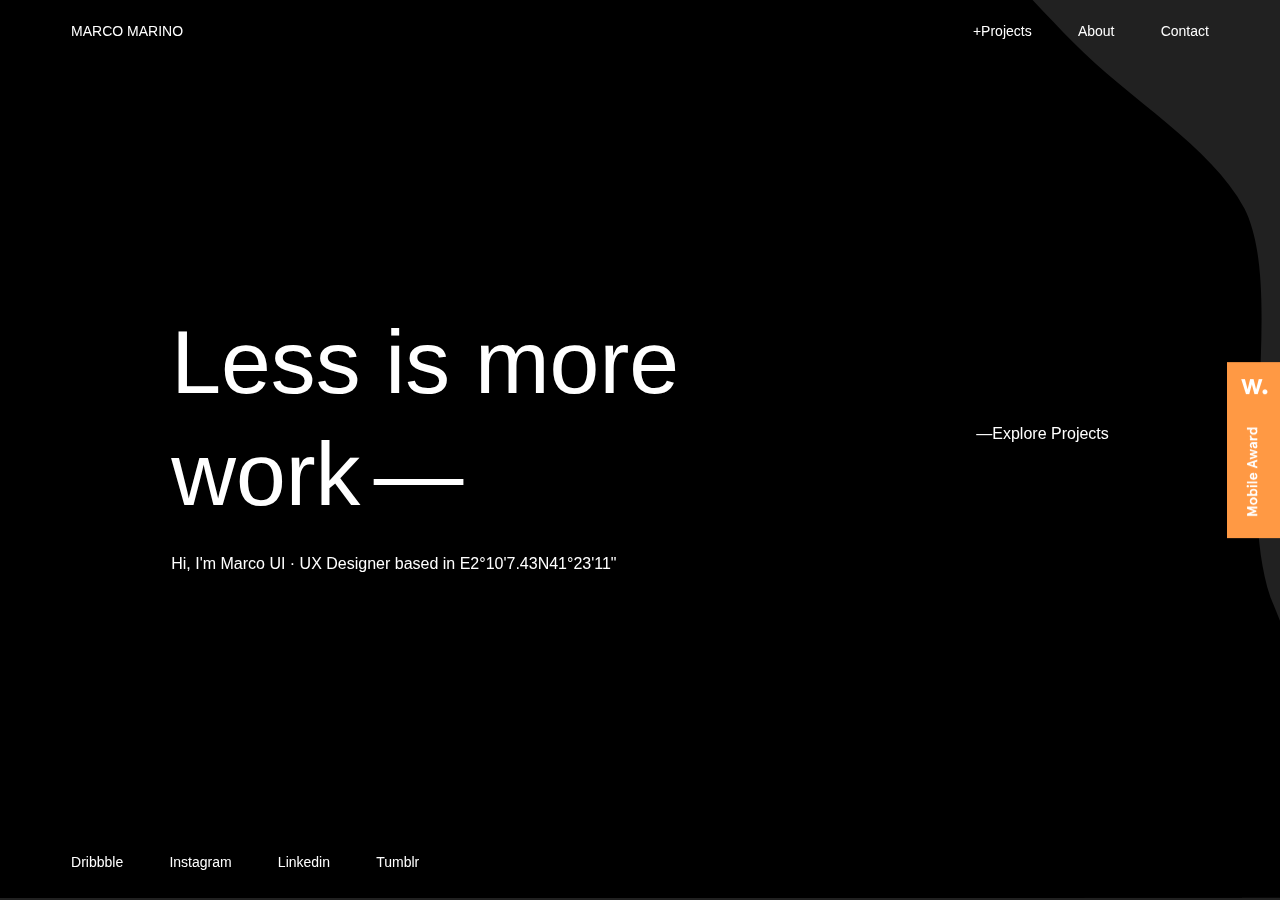
<file: index.html>
<!DOCTYPE html>
<html lang="en">
<head>
    <meta charset="UTF-8">
    <meta name="viewport" content="width=device-width, initial-scale=1.0">
    
    <!-- main styles -->
    <link rel="stylesheet" href="sass/template.min.css" />

    <title>Marco Marino | UI/UX Designer</title>
</head>
<body class="home">
    <header>
        <nav class="main-nav">
            <a href="#" class="site-title">Marco Marino</a>
            <a href="#">Contact</a>
            <a href="./html/about.html">About</a>
            <a href="./html/projects.html">+Projects</a>
        </nav>
    </header>

    <!-- vagues animees -->
    <div class="waves">
        <svg class="animated" width="100%" height="100vh" preserveAspectRatio="none" viewBox="0 0 1440 800" xmlns:pathdata="http://www.codrops.com/">
            <path d="M -84.52,-81.13 C -94.62,-73.4 -88.88,-59.55 -90.33,-48.91 -89.29,27.31 -89.61,103.5 -88.33,179.8 -85.99,416.1 -81.32,888.9 -81.32,888.9 -81.32,888.9 974.5,888.7 1587,891.9 1518.4772675870704,719.7749229771815 1487.2468625450363,643.8494138475278 1429.2468625450363,532.8494138475278 1388.2468625450363,437.54941384752783 1446.8601112244794,259.9369880432349 1399.851882472978,187 1361.8930262304843,131.87080860143098 1270.2139475390316,90.23327122086629 1207.27154879954,39.60424759144636 1161.3620650660534,2.632127837792825 1071.4032088235595,-74.52521078872108 1071.4032088235595,-74.52521078872108 1071.4032088235595,-74.52521078872108 914.5,-77.77 848.2,-80.17 537.6,-80.84 227,-81.38 -83.6,-81.6 -83.91,-81.44 -84.21,-81.29 -84.52,-81.13 Z" pathdata:id="M -84.52,-81.13 C -94.62,-73.4 -88.88,-59.55 -90.33,-48.91 -89.29,27.31 -89.61,103.5 -88.33,179.8 -85.99,416.1 -81.32,888.9 -81.32,888.9 -81.32,888.9 974.5,888.7 1587,891.9 1576,704.7 1517,625.7 1459,514.7 1418,419.4 1430,288.5 1382,187 1349,116.3 1296,54.47 1240,0.3429 1205,-33.51 1120,-83.59 1120,-83.59 1120,-83.59 914.5,-77.77 848.2,-80.17 537.6,-80.84 227,-81.38 -83.6,-81.6 -83.91,-81.44 -84.21,-81.29 -84.52,-81.13 Z"></path>
            <path d="M 665.2,-83.08 C 413.7,-81.89 162.2,-82.43 -89.29,-81.61 -90.35,164.3 -85.06,410.2 -84.09,656.1 -83.37,733.7 -82.64,811.3 -81.92,888.9 442.4,889.8 966.7,890.7 1491,891.6 1253,747.5 1408.511276239779,433.2698593612772 1280.6321305633896,247.2974794287553 1223.504643157556,164.87277791745532 1111.7436985718882,136.45999206637077 1047.9933669177772,59.59781509313012 1014.1182010907215,19.786142234138406 973,-76.01 973,-76.01 973,-76.01 706.6,-83.67 665.2,-83.08 Z" pathdata:id="M 665.2,-83.08 C 413.7,-81.89 162.2,-82.43 -89.29,-81.61 -90.35,164.3 -85.06,410.2 -84.09,656.1 -83.37,733.7 -82.64,811.3 -81.92,888.9 442.4,889.8 966.7,890.7 1491,891.6 1253,747.5 1349,460.4 1243,260.6 1199,176.6 1145,96.92 1083,24.95 1050,-12.63 973,-76.01 973,-76.01 973,-76.01 706.6,-83.67 665.2,-83.08 Z"></path>
            <path d="M -85.01,-74.02 C -92.39,-66.64 -85.37,-55.79 -87.81,-46.91 -86.65,265.1 -84.66,577.2 -83.18,889.2 317.2,888.3 717.5,885.8 1118,890.4 1152,890.6 1187,890.9 1221,890 1219,768.3 1222.1277162376573,644.1998950014038 1185.5862347100676,526.699240670426 1152.0447531824782,417.81769127579867 1092.9869133804455,319.0439938529042 1030.9869133804455,224.2146296181026 998.9986913380445,176.3067533069699 967.1569754738624,131.91986426592447 933.3406978586156,86.94996926452077 886.7441795106969,25.680872394089967 772.2,-78.96 772.2,-78.96 772.2,-78.96 222.1,-81.07 -85.01,-74.02 Z" pathdata:id="M -85.01,-74.02 C -92.39,-66.64 -85.37,-55.79 -87.81,-46.91 -86.65,265.1 -84.66,577.2 -83.18,889.2 317.2,888.3 717.5,885.8 1118,890.4 1152,890.6 1187,890.9 1221,890 1219,768.3 1175,659.3 1150,544.3 1128,438.4 1143,312.6 1081,227.1 1004,121.1 925.8,114.8 851.3,54.73 762,-17.34 772.2,-78.96 772.2,-78.96 772.2,-78.96 222.1,-81.07 -85.01,-74.02 Z"></path>
            <path d="M -92.42,-79.11 C -89.97,243.8 -87.52,566.7 -85.07,889.6 201.8,889.9 488.7,889.9 775.5,895.6 880.4,896.9 1006.6118481519767,892.7615254924949 1082.5691529549695,891.67435032833 1063.7247834427767,805.2801639493532 1049.1095285178274,683.6902505722427 981.9621126688573,562.386338006572 949.9475553752355,506.53344573171063 929.8194756144512,445.13500959193146 892.0454043386522,392.9058950046878 828.4684553236422,305.1527236772954 735.3370211022492,254.28429742495382 656.3545956613477,179.90447067073248 574.7783733489655,104.39227196200949 495.12391721388326,19.486999594279947 397.59857566604467,-27.571548166511622 351.6557990853731,-48.06190570356548 275.34113133678625,-83.0560688334902 275.34113133678625,-83.0560688334902 275.34113133678625,-83.0560688334902 9.82,-84.94 -92.42,-79.11 Z" pathdata:id="M -92.42,-79.11 C -89.97,243.8 -87.52,566.7 -85.07,889.6 201.8,889.9 488.7,889.9 775.5,895.6 880.4,896.9 1063,889.5 1063,889.5 1063,889.5 1081,768.2 997.4,608.7 958.5,534.8 969.9,436.8 918.5,370.8 848.4,280.8 717,260.3 629.9,186.5 552.6,121.2 491.5,38.73 426.3,-38.61 412.9,-54.44 387.9,-87.47 387.9,-87.47 387.9,-87.47 9.82,-84.94 -92.42,-79.11 Z"></path>
            <path d="M -88.6,95.54 C -90.38,166.1 -88.23,236.7 -88.68,307.4 L -86.19,890 C 229.7,890.2 939.8,892.4 939.8,892.4 904.3350731726731,736.3024591203609 781.8649268273268,674.1842104085074 721.4,519.4 674.7113458524088,400.0750216530426 564.5105693273538,309.76911147601913 457.4066867020785,238.84245053375582 354.0837359068693,170.45129433277833 221.85284738288846,162.55461584424515 109.4024591203609,110.29508175927818 41.57308034040494,78.82627674920245 -24.82,24.2 -85.28,0.03 Z" pathdata:id="M -88.6,95.54 C -90.38,166.1 -88.23,236.7 -88.68,307.4 L -86.19,890 C 229.7,890.2 939.8,892.4 939.8,892.4 906.9,734.7 779.3,676 721.4,519.4 676.8,398.8 566.5,307.1 458.9,236.6 355.2,168.7 220.3,165.7 107.8,113.5 40.05,82.12 -24.82,24.2 -85.28,0.03 Z"></path>
            <path d="M -95.69,252.3 -87.65,890.4 698.1,892 C 698.1,892 591.9626257034678,663.1942029272649 501.8482525338821,579.4440214154789 336.23429424837866,423.7160529839617 131.4,466.5 -95.69,252.3 Z" pathdata:id="M -95.69,252.3 -87.65,890.4 698.1,892 C 698.1,892 569.8,587.1 448.9,482.7 299.7,353.9 131.4,466.5 -95.69,252.3 Z"></path>
            <path d="M -85.59,444.4 -85.59,890.6 490.80822938971636,895.6 C 490.80822938971636,895.6 439.3171552471699,743.7416123221615 381.1695928842501,687.7581771578864 255.9013929354744,563.9293101823141 57.98,629.2 -85.59,444.4 Z" pathdata:id="M -85.59,444.4 -85.59,890.6 546.9,895.6 C 546.9,895.6 517.4,695.4 339.9,593.4 187.7,505.9 57.98,629.2 -85.59,444.4 Z"></path>
        </svg>
    </div>

    <main class="welcome-wrapper">
        <section class="welcome-text">
            <h1 class="motto">Less is more work</h1>
            <p class="intro">Hi, I'm Marco UI · UX Designer based in E2°10'7.43N41°23'11"</p>
            <a class="explore"><p>Explore Projects</p></a>
        </section>
    </main>

    <aside class="award">
        <svg width="53.08" height="171.358">
            <g class="js-color-text" fill="#fff">
                <path
                    d="M20.047 153.665v-2.134l6.387-2.411-6.387-2.413v-2.133h10.23v1.9h-6.314l5.379 1.959v1.374l-5.379 1.958h6.314v1.9zM29.898 141.038a3.319 3.319 0 0 1-1.361 1.294c-.573.297-1.221.445-1.943.445-.721 0-1.368-.148-1.943-.445a3.326 3.326 0 0 1-1.359-1.294c-.331-.565-.497-1.232-.497-2.002 0-.771.166-1.438.497-2.003a3.317 3.317 0 0 1 1.359-1.293c.575-.298 1.223-.446 1.943-.446.723 0 1.37.148 1.943.446a3.31 3.31 0 0 1 1.361 1.293c.33.564.496 1.232.496 2.003.001.77-.165 1.437-.496 2.002m-1.703-3.348c-.435-.33-.968-.496-1.602-.496-.633 0-1.167.166-1.6.496-.435.331-.651.779-.651 1.346 0 .564.217 1.013.651 1.344.433.332.967.498 1.6.498.634 0 1.167-.166 1.602-.498.434-.331.649-.779.649-1.344.001-.566-.215-1.015-.649-1.346M30.117 131.176c-.186.326-.386.548-.6.665h.76v1.812H19.93v-1.812h3.654c-.215-.166-.4-.414-.556-.746a2.422 2.422 0 0 1-.235-1.038c0-1.082.345-1.912 1.031-2.492.688-.579 1.611-.869 2.771-.869s2.083.29 2.771.869c.687.58 1.029 1.41 1.029 2.492 0 .419-.093.792-.278 1.119m-1.871-2.099c-.399-.32-.949-.481-1.651-.481-.711 0-1.265.161-1.659.481-.395.322-.592.731-.592 1.229s.197.904.592 1.22c.395.317.948.476 1.659.476.712 0 1.264-.158 1.659-.476.394-.315.592-.723.592-1.22s-.2-.907-.6-1.229M21.625 124.98c-.225.225-.502.337-.833.337s-.608-.112-.833-.337-.337-.502-.337-.833c0-.332.112-.608.337-.833s.502-.337.833-.337.608.112.833.337.336.501.336.833c0 .332-.111.609-.336.833m1.286-1.739h7.367v1.812h-7.367v-1.812zM19.93 119.389h10.349v1.813H19.93zM29.832 116.189c-.375.531-.853.921-1.433 1.169a4.548 4.548 0 0 1-3.611 0 3.339 3.339 0 0 1-1.433-1.169c-.375-.532-.563-1.196-.563-1.995 0-.77.184-1.413.55-1.93a3.282 3.282 0 0 1 1.381-1.14 4.23 4.23 0 0 1 1.71-.365h.746v5.072a1.798 1.798 0 0 0 1.169-.49c.332-.307.497-.724.497-1.249 0-.41-.094-.753-.278-1.031-.185-.277-.473-.529-.862-.753l.541-1.462c.691.302 1.224.724 1.592 1.265.371.541.557 1.234.557 2.083 0 .799-.188 1.463-.563 1.995m-4.086-3.574c-.408.089-.746.262-1.008.52-.263.258-.395.611-.395 1.06 0 .429.136.784.408 1.067.273.282.604.458.994.526v-3.173zM20.047 102.852v-1.899l10.231-3.464v2.046l-2.412.746v3.244l2.412.745v2.046l-10.231-3.464zm6.065-2.031l-3.552 1.08 3.552 1.082v-2.162zM22.91 97.414v-1.827l5.059-1.316-5.059-1.243v-1.695l5.059-1.242-5.059-1.316v-1.827l7.367 2.354v1.607l-4.763 1.273 4.763 1.27v1.609zM29.811 85.676c-.391.419-.94.628-1.652.628-.73 0-1.314-.277-1.754-.833-.438-.555-.658-1.306-.658-2.251v-1.286h-.32c-.36 0-.632.122-.812.366-.181.243-.271.55-.271.92 0 .633.282 1.058.848 1.272l-.352 1.534a2.316 2.316 0 0 1-1.482-.942c-.375-.513-.563-1.132-.563-1.864 0-.984.261-1.747.782-2.287.521-.541 1.289-.812 2.302-.812h4.4v1.491l-.937.19c.702.575 1.053 1.33 1.053 2.265 0 .654-.195 1.19-.584 1.609m-1.383-3.245c-.276-.331-.645-.497-1.104-.497h-.144v1.213c0 .4.078.709.233.93.156.219.394.327.716.327a.658.658 0 0 0 .52-.226c.132-.151.197-.349.197-.593 0-.439-.14-.822-.418-1.154M22.91 78.179v-1.813h1.199a2.93 2.93 0 0 1-.972-.965 2.324 2.324 0 0 1-.345-1.213c0-.273.05-.57.146-.892l1.682.336a1.452 1.452 0 0 0-.205.76c0 .576.262 1.048.783 1.418s1.342.556 2.461.556h2.617v1.813H22.91zM29.364 71.716c-.687.561-1.61.84-2.771.84-1.158 0-2.082-.279-2.77-.84s-1.029-1.352-1.029-2.375c0-.42.074-.802.226-1.147.151-.347.339-.607.563-.782H19.93v-1.813h10.348v1.813h-.76c.224.117.427.35.607.693.18.348.27.759.27 1.236 0 1.023-.344 1.814-1.031 2.375m-1.11-3.99c-.396-.316-.947-.476-1.66-.476-.711 0-1.264.159-1.657.476a1.493 1.493 0 0 0-.593 1.221c0 .496.197.906.593 1.229.394.32.946.481 1.657.481.703 0 1.252-.161 1.652-.481.4-.322.6-.732.6-1.229 0-.498-.198-.905-.592-1.221M35.48 17.006l-4.783 14.969h-3.265l-2.584-9.682-2.584 9.682h-3.267l-4.782-14.969h3.712L20.6 27.282l2.525-10.276h3.445l2.525 10.276 2.673-10.276zM37.978 27.163c1.425 0 2.495 1.068 2.495 2.495 0 1.425-1.07 2.495-2.495 2.495-1.426 0-2.495-1.07-2.495-2.495-.001-1.427 1.069-2.495 2.495-2.495">
                </path>
            </g>
        </svg>
    </aside>

    <section class="contact hidden">
        <div class="clickout"></div>
        <form action="">
            <h2>Hello! Let's work together.</h2>
            <div class="name">
                <input type="text" name="first" id="first" placeholder="First name">
                <input type="text" name="last" id="last" placeholder="Last name">
            </div>
            <div class="mail"><input type="email" name="mail" id="mail" placeholder="Email address"></div>
            <div class="desc"><textarea name="" id="desc" cols="30" rows="10" placeholder="Project description"></textarea></div>
            <div class="submit">
                <input type="submit" placeholder="send request">
                <button class="cv" type="button">Download resume</button>
            </div>
        </form>
    </section>

    <footer>
        <nav class="social-links">
            <a href="https://dribbble.com/marcomarino" target="_blank">Dribbble</a>
            <a href="https://www.instagram.com/marcomarino.design/" target="_blank">Instagram</a>
            <a href="https://www.linkedin.com/in/marcomarinodesign/" target="_blank">Linkedin</a>
            <a href="https://curiou5.tumblr.com/" target="_blank">Tumblr</a>
        </nav>
    </footer>
    <!-- scripts -->
    <script type="text/javascript" src="js/scripts.js"></script>
</body>
</html>
</file>
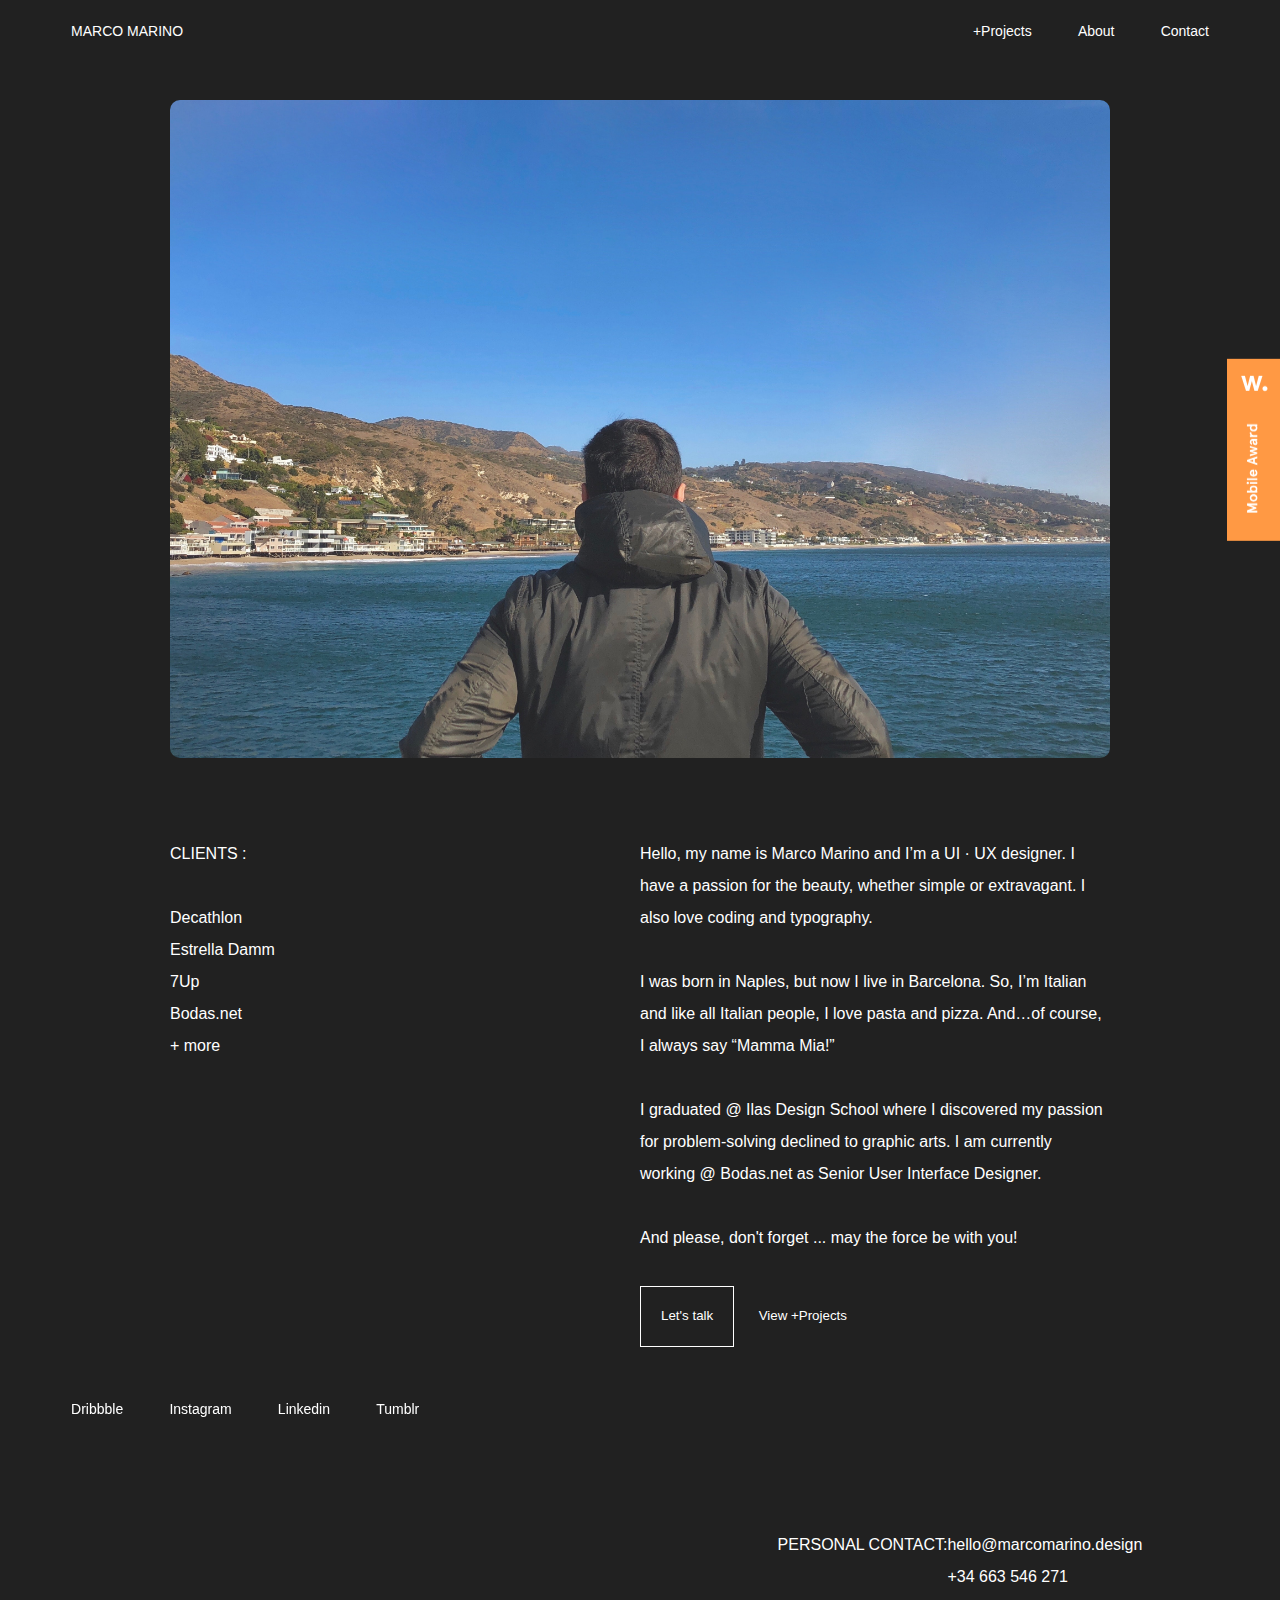
<file: html/about.html>
<!DOCTYPE html>
<html lang="en">
<head>
    <meta charset="UTF-8">
    <meta name="viewport" content="width=device-width, initial-scale=1.0">
    
    <!-- main styles -->
    <link rel="stylesheet" href="../sass/template.min.css" />

    <title>Marcio Marino | UI/UX Designer</title>
</head>
<body class="about">
    <header>
        <nav class="main-nav">
            <a href="../index.html" class="site-title">Marco Marino</a>
            <a href="#">Contact</a>
            <a href="about.html">About</a>
            <a href="projects.html">+Projects</a>
        </nav>
    </header>

    <main class="about">
        <section class="pic"><img src="../img/marco.jpg" alt=""></section>
        <section class="about-text">
            <article class="clients">
                <h4>Clients :</h4>
                <ul>
                    <li>Decathlon</li>
                    <li>Estrella Damm</li>
                    <li>7Up</li>
                    <li>Bodas.net</li>
                    <li>+ more</li>
                </ul>
            </article>
            <article class="contact">
                <h4>Personal Contact:</h4>
                <ul>
                    <li class="mail"><a href="mailto:hello@marcomarino.design">hello@marcomarino.design</a></li>
                    <li class="tel"><a href="tel:+34 663 546 271">+34 663 546 271</a></li>
                </ul>
            </article>
            <article class="intro-text">
                <p>Hello, my name is Marco Marino and I’m a UI · UX designer. I have a passion for the beauty, whether simple or extravagant. I also love coding and typography.</p>
                <p>I was born in Naples, but now I live in Barcelona. So, I’m Italian and like all Italian people, I love pasta and pizza. And…of course, I always say “Mamma Mia!”</p>
                <p>I graduated @ Ilas Design School where I discovered my passion for problem-solving declined to graphic arts. I am currently working @ Bodas.net as Senior User Interface Designer.</p>
                <p>And please, don't forget ... may the force be with you!</p>
                <button class="talk">Let's talk</button>
                <button class="view">View +Projects</button>
            </article>
        </section class="about-text">

        <aside class="award">
            <svg width="53.08" height="171.358">
                <g class="js-color-text" fill="#fff">
                    <path
                        d="M20.047 153.665v-2.134l6.387-2.411-6.387-2.413v-2.133h10.23v1.9h-6.314l5.379 1.959v1.374l-5.379 1.958h6.314v1.9zM29.898 141.038a3.319 3.319 0 0 1-1.361 1.294c-.573.297-1.221.445-1.943.445-.721 0-1.368-.148-1.943-.445a3.326 3.326 0 0 1-1.359-1.294c-.331-.565-.497-1.232-.497-2.002 0-.771.166-1.438.497-2.003a3.317 3.317 0 0 1 1.359-1.293c.575-.298 1.223-.446 1.943-.446.723 0 1.37.148 1.943.446a3.31 3.31 0 0 1 1.361 1.293c.33.564.496 1.232.496 2.003.001.77-.165 1.437-.496 2.002m-1.703-3.348c-.435-.33-.968-.496-1.602-.496-.633 0-1.167.166-1.6.496-.435.331-.651.779-.651 1.346 0 .564.217 1.013.651 1.344.433.332.967.498 1.6.498.634 0 1.167-.166 1.602-.498.434-.331.649-.779.649-1.344.001-.566-.215-1.015-.649-1.346M30.117 131.176c-.186.326-.386.548-.6.665h.76v1.812H19.93v-1.812h3.654c-.215-.166-.4-.414-.556-.746a2.422 2.422 0 0 1-.235-1.038c0-1.082.345-1.912 1.031-2.492.688-.579 1.611-.869 2.771-.869s2.083.29 2.771.869c.687.58 1.029 1.41 1.029 2.492 0 .419-.093.792-.278 1.119m-1.871-2.099c-.399-.32-.949-.481-1.651-.481-.711 0-1.265.161-1.659.481-.395.322-.592.731-.592 1.229s.197.904.592 1.22c.395.317.948.476 1.659.476.712 0 1.264-.158 1.659-.476.394-.315.592-.723.592-1.22s-.2-.907-.6-1.229M21.625 124.98c-.225.225-.502.337-.833.337s-.608-.112-.833-.337-.337-.502-.337-.833c0-.332.112-.608.337-.833s.502-.337.833-.337.608.112.833.337.336.501.336.833c0 .332-.111.609-.336.833m1.286-1.739h7.367v1.812h-7.367v-1.812zM19.93 119.389h10.349v1.813H19.93zM29.832 116.189c-.375.531-.853.921-1.433 1.169a4.548 4.548 0 0 1-3.611 0 3.339 3.339 0 0 1-1.433-1.169c-.375-.532-.563-1.196-.563-1.995 0-.77.184-1.413.55-1.93a3.282 3.282 0 0 1 1.381-1.14 4.23 4.23 0 0 1 1.71-.365h.746v5.072a1.798 1.798 0 0 0 1.169-.49c.332-.307.497-.724.497-1.249 0-.41-.094-.753-.278-1.031-.185-.277-.473-.529-.862-.753l.541-1.462c.691.302 1.224.724 1.592 1.265.371.541.557 1.234.557 2.083 0 .799-.188 1.463-.563 1.995m-4.086-3.574c-.408.089-.746.262-1.008.52-.263.258-.395.611-.395 1.06 0 .429.136.784.408 1.067.273.282.604.458.994.526v-3.173zM20.047 102.852v-1.899l10.231-3.464v2.046l-2.412.746v3.244l2.412.745v2.046l-10.231-3.464zm6.065-2.031l-3.552 1.08 3.552 1.082v-2.162zM22.91 97.414v-1.827l5.059-1.316-5.059-1.243v-1.695l5.059-1.242-5.059-1.316v-1.827l7.367 2.354v1.607l-4.763 1.273 4.763 1.27v1.609zM29.811 85.676c-.391.419-.94.628-1.652.628-.73 0-1.314-.277-1.754-.833-.438-.555-.658-1.306-.658-2.251v-1.286h-.32c-.36 0-.632.122-.812.366-.181.243-.271.55-.271.92 0 .633.282 1.058.848 1.272l-.352 1.534a2.316 2.316 0 0 1-1.482-.942c-.375-.513-.563-1.132-.563-1.864 0-.984.261-1.747.782-2.287.521-.541 1.289-.812 2.302-.812h4.4v1.491l-.937.19c.702.575 1.053 1.33 1.053 2.265 0 .654-.195 1.19-.584 1.609m-1.383-3.245c-.276-.331-.645-.497-1.104-.497h-.144v1.213c0 .4.078.709.233.93.156.219.394.327.716.327a.658.658 0 0 0 .52-.226c.132-.151.197-.349.197-.593 0-.439-.14-.822-.418-1.154M22.91 78.179v-1.813h1.199a2.93 2.93 0 0 1-.972-.965 2.324 2.324 0 0 1-.345-1.213c0-.273.05-.57.146-.892l1.682.336a1.452 1.452 0 0 0-.205.76c0 .576.262 1.048.783 1.418s1.342.556 2.461.556h2.617v1.813H22.91zM29.364 71.716c-.687.561-1.61.84-2.771.84-1.158 0-2.082-.279-2.77-.84s-1.029-1.352-1.029-2.375c0-.42.074-.802.226-1.147.151-.347.339-.607.563-.782H19.93v-1.813h10.348v1.813h-.76c.224.117.427.35.607.693.18.348.27.759.27 1.236 0 1.023-.344 1.814-1.031 2.375m-1.11-3.99c-.396-.316-.947-.476-1.66-.476-.711 0-1.264.159-1.657.476a1.493 1.493 0 0 0-.593 1.221c0 .496.197.906.593 1.229.394.32.946.481 1.657.481.703 0 1.252-.161 1.652-.481.4-.322.6-.732.6-1.229 0-.498-.198-.905-.592-1.221M35.48 17.006l-4.783 14.969h-3.265l-2.584-9.682-2.584 9.682h-3.267l-4.782-14.969h3.712L20.6 27.282l2.525-10.276h3.445l2.525 10.276 2.673-10.276zM37.978 27.163c1.425 0 2.495 1.068 2.495 2.495 0 1.425-1.07 2.495-2.495 2.495-1.426 0-2.495-1.07-2.495-2.495-.001-1.427 1.069-2.495 2.495-2.495">
                    </path>
                </g>
            </svg>
        </aside>

        <section class="contact hidden">
            <div class="clickout"></div>
            <form action="">
                <h2>Hello! Let's work together.</h2>
                <div class="name">
                    <input type="text" name="first" id="first" placeholder="First name">
                    <input type="text" name="last" id="last" placeholder="Last name">
                </div>
                <div class="mail"><input type="email" name="mail" id="mail" placeholder="Email address"></div>
                <div class="desc"><textarea name="" id="desc" cols="30" rows="10" placeholder="Project description"></textarea></div>
                <div class="submit">
                    <input type="submit" placeholder="send request">
                    <button class="cv" type="button">Download resume</button>
                </div>
            </form>
        </section>
    </main>

    <footer>
        <nav class="social-links">
            <a href="https://dribbble.com/marcomarino" target="_blank">Dribbble</a>
            <a href="https://www.instagram.com/marcomarino.design/" target="_blank">Instagram</a>
            <a href="https://www.linkedin.com/in/marcomarinodesign/" target="_blank">Linkedin</a>
            <a href="https://curiou5.tumblr.com/" target="_blank">Tumblr</a>
        </nav>
    </footer>
    <!-- scripts -->
    <script type="text/javascript" src="../js/scripts.js"></script>
</body>
</html>
</file>
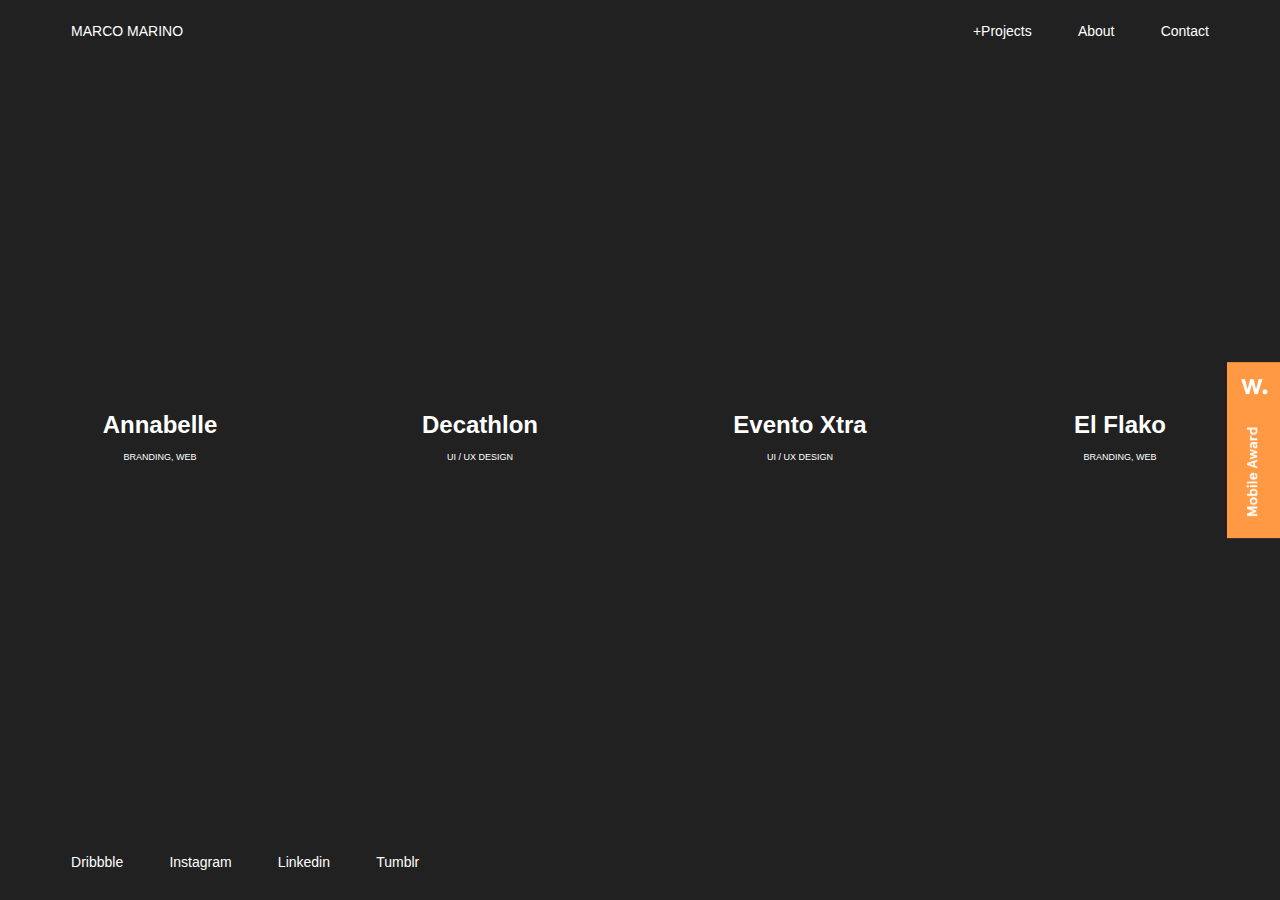
<file: html/projects.html>
<!DOCTYPE html>
<html lang="en">
<head>
    <meta charset="UTF-8">
    <meta name="viewport" content="width=device-width, initial-scale=1.0">
    
    <!-- main styles -->
    <link rel="stylesheet" href="../sass/template.min.css" />

    <title>Marcio Marino | UI/UX Designer</title>
</head>
<body class="projects">
    <header>
        <nav class="main-nav">
            <a href="../index.html" class="site-title">Marco Marino</a>
            <a href="#">Contact</a>
            <a href="about.html">About</a>
            <a href="projects.html">+Projects</a>
        </nav>
    </header>

    <main class="projects">
        <div class="project-thumbnail">
            <a href="#">
                <h2>Annabelle</h2>
                <p class="sub">Branding, web</p>
            </a>
        </div>           
        <div class="project-thumbnail">
            <a href="#">
                <h2>Decathlon</h2>
                <p class="sub">UI / UX Design</p>
            </a>
        </div>
        <div class="project-thumbnail">
            <a href="#">
                <h2>Evento Xtra</h2>
                <p class="sub">UI / UX Design</p>
            </a>
        </div>
        <div class="project-thumbnail">
            <a href="#">
                <h2>El Flako</h2>
                <p class="sub">Branding, Web</p>
            </a>
        </div>
    </main>
    
    <aside class="award">
        <svg width="53.08" height="171.358">
            <g class="js-color-text" fill="#fff">
                <path
                    d="M20.047 153.665v-2.134l6.387-2.411-6.387-2.413v-2.133h10.23v1.9h-6.314l5.379 1.959v1.374l-5.379 1.958h6.314v1.9zM29.898 141.038a3.319 3.319 0 0 1-1.361 1.294c-.573.297-1.221.445-1.943.445-.721 0-1.368-.148-1.943-.445a3.326 3.326 0 0 1-1.359-1.294c-.331-.565-.497-1.232-.497-2.002 0-.771.166-1.438.497-2.003a3.317 3.317 0 0 1 1.359-1.293c.575-.298 1.223-.446 1.943-.446.723 0 1.37.148 1.943.446a3.31 3.31 0 0 1 1.361 1.293c.33.564.496 1.232.496 2.003.001.77-.165 1.437-.496 2.002m-1.703-3.348c-.435-.33-.968-.496-1.602-.496-.633 0-1.167.166-1.6.496-.435.331-.651.779-.651 1.346 0 .564.217 1.013.651 1.344.433.332.967.498 1.6.498.634 0 1.167-.166 1.602-.498.434-.331.649-.779.649-1.344.001-.566-.215-1.015-.649-1.346M30.117 131.176c-.186.326-.386.548-.6.665h.76v1.812H19.93v-1.812h3.654c-.215-.166-.4-.414-.556-.746a2.422 2.422 0 0 1-.235-1.038c0-1.082.345-1.912 1.031-2.492.688-.579 1.611-.869 2.771-.869s2.083.29 2.771.869c.687.58 1.029 1.41 1.029 2.492 0 .419-.093.792-.278 1.119m-1.871-2.099c-.399-.32-.949-.481-1.651-.481-.711 0-1.265.161-1.659.481-.395.322-.592.731-.592 1.229s.197.904.592 1.22c.395.317.948.476 1.659.476.712 0 1.264-.158 1.659-.476.394-.315.592-.723.592-1.22s-.2-.907-.6-1.229M21.625 124.98c-.225.225-.502.337-.833.337s-.608-.112-.833-.337-.337-.502-.337-.833c0-.332.112-.608.337-.833s.502-.337.833-.337.608.112.833.337.336.501.336.833c0 .332-.111.609-.336.833m1.286-1.739h7.367v1.812h-7.367v-1.812zM19.93 119.389h10.349v1.813H19.93zM29.832 116.189c-.375.531-.853.921-1.433 1.169a4.548 4.548 0 0 1-3.611 0 3.339 3.339 0 0 1-1.433-1.169c-.375-.532-.563-1.196-.563-1.995 0-.77.184-1.413.55-1.93a3.282 3.282 0 0 1 1.381-1.14 4.23 4.23 0 0 1 1.71-.365h.746v5.072a1.798 1.798 0 0 0 1.169-.49c.332-.307.497-.724.497-1.249 0-.41-.094-.753-.278-1.031-.185-.277-.473-.529-.862-.753l.541-1.462c.691.302 1.224.724 1.592 1.265.371.541.557 1.234.557 2.083 0 .799-.188 1.463-.563 1.995m-4.086-3.574c-.408.089-.746.262-1.008.52-.263.258-.395.611-.395 1.06 0 .429.136.784.408 1.067.273.282.604.458.994.526v-3.173zM20.047 102.852v-1.899l10.231-3.464v2.046l-2.412.746v3.244l2.412.745v2.046l-10.231-3.464zm6.065-2.031l-3.552 1.08 3.552 1.082v-2.162zM22.91 97.414v-1.827l5.059-1.316-5.059-1.243v-1.695l5.059-1.242-5.059-1.316v-1.827l7.367 2.354v1.607l-4.763 1.273 4.763 1.27v1.609zM29.811 85.676c-.391.419-.94.628-1.652.628-.73 0-1.314-.277-1.754-.833-.438-.555-.658-1.306-.658-2.251v-1.286h-.32c-.36 0-.632.122-.812.366-.181.243-.271.55-.271.92 0 .633.282 1.058.848 1.272l-.352 1.534a2.316 2.316 0 0 1-1.482-.942c-.375-.513-.563-1.132-.563-1.864 0-.984.261-1.747.782-2.287.521-.541 1.289-.812 2.302-.812h4.4v1.491l-.937.19c.702.575 1.053 1.33 1.053 2.265 0 .654-.195 1.19-.584 1.609m-1.383-3.245c-.276-.331-.645-.497-1.104-.497h-.144v1.213c0 .4.078.709.233.93.156.219.394.327.716.327a.658.658 0 0 0 .52-.226c.132-.151.197-.349.197-.593 0-.439-.14-.822-.418-1.154M22.91 78.179v-1.813h1.199a2.93 2.93 0 0 1-.972-.965 2.324 2.324 0 0 1-.345-1.213c0-.273.05-.57.146-.892l1.682.336a1.452 1.452 0 0 0-.205.76c0 .576.262 1.048.783 1.418s1.342.556 2.461.556h2.617v1.813H22.91zM29.364 71.716c-.687.561-1.61.84-2.771.84-1.158 0-2.082-.279-2.77-.84s-1.029-1.352-1.029-2.375c0-.42.074-.802.226-1.147.151-.347.339-.607.563-.782H19.93v-1.813h10.348v1.813h-.76c.224.117.427.35.607.693.18.348.27.759.27 1.236 0 1.023-.344 1.814-1.031 2.375m-1.11-3.99c-.396-.316-.947-.476-1.66-.476-.711 0-1.264.159-1.657.476a1.493 1.493 0 0 0-.593 1.221c0 .496.197.906.593 1.229.394.32.946.481 1.657.481.703 0 1.252-.161 1.652-.481.4-.322.6-.732.6-1.229 0-.498-.198-.905-.592-1.221M35.48 17.006l-4.783 14.969h-3.265l-2.584-9.682-2.584 9.682h-3.267l-4.782-14.969h3.712L20.6 27.282l2.525-10.276h3.445l2.525 10.276 2.673-10.276zM37.978 27.163c1.425 0 2.495 1.068 2.495 2.495 0 1.425-1.07 2.495-2.495 2.495-1.426 0-2.495-1.07-2.495-2.495-.001-1.427 1.069-2.495 2.495-2.495">
                </path>
            </g>
        </svg>
    </aside>

    <section class="contact hidden">
        <div class="clickout"></div>
        <form action="">
            <h2>Hello! Let's work together.</h2>
            <div class="name">
                <input type="text" name="first" id="first" placeholder="First name">
                <input type="text" name="last" id="last" placeholder="Last name">
            </div>
            <div class="mail"><input type="email" name="mail" id="mail" placeholder="Email address"></div>
            <div class="desc"><textarea name="" id="desc" cols="30" rows="10" placeholder="Project description"></textarea></div>
            <div class="submit">
                <input type="submit" placeholder="send request">
                <button class="cv" type="button">Download resume</button>
            </div>
        </form>
    </section>

    <footer>
        <nav class="social-links">
            <a href="https://dribbble.com/marcomarino" target="_blank">Dribbble</a>
            <a href="https://www.instagram.com/marcomarino.design/" target="_blank">Instagram</a>
            <a href="https://www.linkedin.com/in/marcomarinodesign/" target="_blank">Linkedin</a>
            <a href="https://curiou5.tumblr.com/" target="_blank">Tumblr</a>
        </nav>
    </footer>
    <!-- scripts -->
    <script type="text/javascript" src="../js/scripts.js"></script>
</body>
</html>
</file>
<file: sass/template.min.css>
*,*::before,*::after{-webkit-box-sizing:inherit;box-sizing:inherit;padding:0;margin:0}html{line-height:1.15;-webkit-box-sizing:border-box;box-sizing:border-box;font-family:'Raleway', sans-serif}main{display:block}h1{font-size:2em;margin:0.67em 0}a{background-color:transparent}abbr[title]{-webkit-text-decoration:underline dotted;text-decoration:underline dotted}code,kbd,samp,pre{font-family:monospace, monospace;font-size:1em}sub,sup{font-size:75%;line-height:0;position:relative;vertical-align:baseline}sub{bottom:-0.25em}sup{top:-0.5em}button,input,optgroup,select,textarea{line-height:inherit;border:1px solid currentColor}button{overflow:visible;text-transform:none}button,[type=button],[type=reset],[type=submit]{-webkit-appearance:button;padding:1px 6px}input{overflow:visible}input,textarea{padding:1px}fieldset{border:1px solid currentColor;margin:0 2px}legend{color:inherit;display:table;max-width:100%;white-space:normal}progress{display:inline-block;vertical-align:baseline}select{text-transform:none}textarea{overflow:auto;vertical-align:top}[type=search]{-webkit-appearance:textfield;outline-offset:-2px}[type=color]{background:inherit}::-webkit-inner-spin-button,::-webkit-outer-spin-button{height:auto}::-webkit-input-placeholder{color:inherit;opacity:0.5}::-webkit-search-decoration,::-webkit-file-upload-button{-webkit-appearance:button;font:inherit}::-moz-focus-inner{border:0}:-moz-focusring{outline:1px dotted ButtonText}:-moz-ui-invalid{box-shadow:none}hr{-webkit-box-sizing:content-box;box-sizing:content-box;height:0;color:inherit;overflow:visible}dl,ol,ul{margin:1em 0}ol ol,ol ul,ol dl,ul ol,ul ul,ul dl,dl ol,dl ul,dl dl{margin:0}b,strong{font-weight:bolder}audio,video{display:inline-block}audio:not([controls]){display:none;height:0}img{border:0}svg:not(:root){overflow:hidden}table{text-indent:0;border-color:inherit}details{display:block}dialog{background-color:inherit;border:solid;color:inherit;display:block;height:-webkit-fit-content;height:-moz-fit-content;height:fit-content;left:0;margin:auto;padding:1em;position:absolute;right:0;width:-webkit-fit-content;width:-moz-fit-content;width:fit-content}dialog:not([open]){display:none}summary{display:list-item}canvas{display:inline-block}template{display:none}[hidden]{display:none}@font-face{font-family:"Circularpro book";src:url("https://www.marcomarino.design/fonts/CircularPro-Book.otf") format("opentype")}body{background-color:#212121;font-family:'Circularpro book', sans-serif;color:#fff}@-webkit-keyframes slide-right{0%{-webkit-transform:translateX(0%);transform:translateX(0%)}100%{-webkit-transform:translateX(100%);transform:translateX(100%)}}@keyframes slide-right{0%{-webkit-transform:translateX(0%);transform:translateX(0%)}100%{-webkit-transform:translateX(100%);transform:translateX(100%)}}@-webkit-keyframes slide-up{0%{opacity:0;-webkit-transform:translateY(20%);transform:translateY(20%)}75%{opacity:0.25;-webkit-transform:translateX(0%);transform:translateX(0%)}100%{opacity:1;-webkit-transform:translateX(0%);transform:translateX(0%)}}@keyframes slide-up{0%{opacity:0;-webkit-transform:translateY(20%);transform:translateY(20%)}75%{opacity:0.25;-webkit-transform:translateX(0%);transform:translateX(0%)}100%{opacity:1;-webkit-transform:translateX(0%);transform:translateX(0%)}}body{position:relative;overflow-x:hidden;z-index:5}body::before{background:#222;position:absolute;content:'';top:0;left:0;width:100%;height:100%;opacity:1;z-index:7;-webkit-transform:translateX(100%);transform:translateX(100%);-webkit-animation:slide-right 1s ease-out;animation:slide-right 1s ease-out}nav.social-links{display:-webkit-box;display:-ms-flexbox;display:flex;-webkit-box-orient:horizontal;-webkit-box-direction:normal;-ms-flex-direction:row;flex-direction:row;-webkit-box-pack:start;-ms-flex-pack:start;justify-content:flex-start;-webkit-box-align:center;-ms-flex-align:center;align-items:center;margin:-4.3em 0;z-index:5;position:relative}@media only screen and (max-width: 990px){nav.social-links{display:none}}a{text-decoration:none;color:inherit}button{border:solid 1px #fff;border-radius:0;padding:1em 1.5em;background-color:transparent;text-decoration:none;color:#fff;-webkit-box-sizing:border-box;box-sizing:border-box;width:-webkit-fit-content;width:-moz-fit-content;width:fit-content;cursor:pointer}body{display:-webkit-box;display:-ms-flexbox;display:flex;-webkit-box-orient:vertical;-webkit-box-direction:normal;-ms-flex-direction:column;flex-direction:column;-webkit-box-pack:justify;-ms-flex-pack:justify;justify-content:space-between;height:100vh}main{display:-webkit-box;display:-ms-flexbox;display:flex;-webkit-box-orient:vertical;-webkit-box-direction:normal;-ms-flex-direction:column;flex-direction:column;-webkit-box-pack:center;-ms-flex-pack:center;justify-content:center;-webkit-box-align:center;-ms-flex-align:center;align-items:center;line-height:2em}main h3,main h4{text-transform:uppercase;font-weight:normal;margin:0 0 2em}main p{margin:0 0 2em}aside{position:fixed;top:50%;right:0%;-webkit-transform:translateY(-50%);transform:translateY(-50%);background-color:#f94}header{position:relative}header .main-nav{width:100%;position:absolute;display:-webkit-box;display:-ms-flexbox;display:flex;-webkit-box-orient:horizontal;-webkit-box-direction:reverse;-ms-flex-direction:row-reverse;flex-direction:row-reverse;-webkit-box-pack:start;-ms-flex-pack:start;justify-content:flex-start;-webkit-box-align:center;-ms-flex-align:center;align-items:center}@media only screen and (max-width: 990px){header .main-nav{background-color:#444;-ms-flex-wrap:wrap;flex-wrap:wrap;-webkit-box-pack:justify;-ms-flex-pack:justify;justify-content:space-between}header .main-nav .site-title{width:100%;-webkit-box-ordinal-group:0;-ms-flex-order:-1;order:-1;text-align:center}}nav{padding:0 3em;z-index:2}nav a{padding:1.65em;font-size:14px}nav a.site-title{text-transform:uppercase;-webkit-box-ordinal-group:11;-ms-flex-order:10;order:10;margin-right:auto}nav a:not(.site-title):hover{text-decoration:line-through}@media only screen and (max-width: 990px){nav a{padding:1.3em;font-size:10px}}body.home .waves{position:fixed;z-index:-999;-webkit-transform:translateY(-50%);transform:translateY(-50%);top:50%;right:0;left:0;width:100%}body.home main{height:calc(90vh - 4em);-webkit-animation:slide-up 1s ease-out;animation:slide-up 1s ease-out}body.home main .welcome-text{width:100%;display:-webkit-box;display:-ms-flexbox;display:flex;-webkit-box-orient:vertical;-webkit-box-direction:normal;-ms-flex-direction:column;flex-direction:column;-webkit-box-pack:center;-ms-flex-pack:center;justify-content:center;-webkit-box-align:baseline;-ms-flex-align:baseline;align-items:baseline;-ms-flex-wrap:wrap;flex-wrap:wrap;-ms-flex-line-pack:center;align-content:center;height:auto}body.home main .welcome-text h1{font-size:7vmax;font-weight:300;width:6em;line-height:0.8em;margin:0.2em 0}body.home main .welcome-text h1::after{content:'—';margin-left:0.15em}body.home main .welcome-text .motto{width:6em;line-height:1.25em}body.home main .welcome-text .explore{margin-left:1em;width:30%;display:-webkit-box;display:-ms-flexbox;display:flex;-webkit-box-orient:vertical;-webkit-box-direction:normal;-ms-flex-flow:column;flex-flow:column;-webkit-box-pack:center;-ms-flex-pack:center;justify-content:center;-webkit-box-align:end;-ms-flex-align:end;align-items:flex-end;height:100%}body.home main .welcome-text .explore p::before{content:'—';height:100%}@media only screen and (max-width: 990px){body.home main .welcome-text .explore{display:none}}body.about{height:-webkit-fit-content;height:-moz-fit-content;height:fit-content}body.about main.about{margin:100px auto;max-width:940px}@media only screen and (max-width: 990px){body.about main.about{margin:0 0 300px}}body.about main.about .pic{display:-webkit-box;display:-ms-flexbox;display:flex;-webkit-box-orient:horizontal;-webkit-box-direction:normal;-ms-flex-direction:row;flex-direction:row;-webkit-box-pack:center;-ms-flex-pack:center;justify-content:center;-webkit-box-align:center;-ms-flex-align:center;align-items:center;border-radius:10px;width:-webkit-fit-content;width:-moz-fit-content;width:fit-content;overflow:hidden;max-height:auto;margin-bottom:80px}body.about main.about .pic img{display:block;width:100%}@media only screen and (max-width: 990px){body.about main.about .pic{border-radius:0;max-height:100vh}body.about main.about .pic img{width:150%}}body.about main.about .about-text{display:-webkit-box;display:-ms-flexbox;display:flex;-webkit-box-orient:vertical;-webkit-box-direction:normal;-ms-flex-flow:column wrap;flex-flow:column wrap;max-height:660px}body.about main.about .about-text>*{width:50%}body.about main.about .about-text li{list-style:none}body.about main.about .about-text .intro-text{height:100%}body.about main.about .about-text button.view{border:0}@media only screen and (max-width: 990px){body.about main.about .about-text{display:-webkit-box;display:-ms-flexbox;display:flex;-webkit-box-orient:vertical;-webkit-box-direction:normal;-ms-flex-flow:column nowrap;flex-flow:column nowrap;margin:1em}body.about main.about .about-text>*{width:100%}}main.projects{display:-webkit-box;display:-ms-flexbox;display:flex;-webkit-box-orient:horizontal;-webkit-box-direction:normal;-ms-flex-direction:row;flex-direction:row;-webkit-box-pack:center;-ms-flex-pack:center;justify-content:center;-webkit-box-align:center;-ms-flex-align:center;align-items:center;width:100%}main.projects .project-thumbnail{position:relative;height:100%;width:25%;height:100vh;display:-webkit-box;display:-ms-flexbox;display:flex;-webkit-box-orient:vertical;-webkit-box-direction:normal;-ms-flex-direction:column;flex-direction:column;-webkit-box-pack:center;-ms-flex-pack:center;justify-content:center;-webkit-box-align:center;-ms-flex-align:center;align-items:center;overflow:hidden;z-index:0}main.projects .project-thumbnail a{display:-webkit-box;display:-ms-flexbox;display:flex;-webkit-box-orient:vertical;-webkit-box-direction:normal;-ms-flex-direction:column;flex-direction:column;-webkit-box-pack:center;-ms-flex-pack:center;justify-content:center;-webkit-box-align:center;-ms-flex-align:center;align-items:center}main.projects .project-thumbnail a *{z-index:2}main.projects .project-thumbnail a .sub{font-size:xx-small;text-transform:uppercase}main.projects .project-thumbnail a h2,main.projects .project-thumbnail a p{cursor:pointer}main.projects .project-thumbnail a:after{content:'';position:absolute;top:50%;width:100%;z-index:-1;height:0;background-position:center;background-size:cover;background-repeat:no-repeat;opacity:0;-webkit-transition:opacity .3s ease-in-out 0s;transition:opacity .3s ease-in-out 0s}main.projects .project-thumbnail a:hover::after{height:100vh;-webkit-transform:translateY(-50%);transform:translateY(-50%);opacity:1}main.projects .project-thumbnail:nth-of-type(1) a::after{background-image:url(../img/annabelle.jpg)}main.projects .project-thumbnail:nth-of-type(2) a::after{background-image:url(../img/decathlon.png)}main.projects .project-thumbnail:nth-of-type(3) a::after{background-image:url(../img/eventoxtra-header.jpg)}main.projects .project-thumbnail:nth-of-type(4) a::after{background-image:url(../img/flako.jpg)}@media only screen and (max-width: 990px){main.projects{-webkit-box-orient:vertical;-webkit-box-direction:normal;-ms-flex-direction:column;flex-direction:column}main.projects .project-thumbnail{width:100%}main.projects .project-thumbnail a{font-size:200%}main.projects .project-thumbnail a .sub{margin-top:1em;font-size:small}main.projects .project-thumbnail a::after{height:100vh;-webkit-transform:translateY(-50%);transform:translateY(-50%);opacity:1}}.contact{display:-webkit-box;display:-ms-flexbox;display:flex;-webkit-box-orient:horizontal;-webkit-box-direction:normal;-ms-flex-direction:row;flex-direction:row;-webkit-box-pack:center;-ms-flex-pack:center;justify-content:center;-webkit-box-align:center;-ms-flex-align:center;align-items:center;position:absolute;right:0;height:100%;width:100%}.contact .clickout{width:calc(100% - 600px);height:100%;background-color:#111;opacity:0}.contact form{width:600px;height:100%;background-color:#111;padding:25px;display:-webkit-box;display:-ms-flexbox;display:flex;-webkit-box-orient:vertical;-webkit-box-direction:normal;-ms-flex-direction:column;flex-direction:column;-webkit-box-pack:center;-ms-flex-pack:center;justify-content:center;-webkit-box-align:center;-ms-flex-align:center;align-items:center}.contact form h2{font-weight:normal;font-size:48px;font-size:34px;margin:1em 0 auto}.contact form div{width:100%;display:-webkit-box;display:-ms-flexbox;display:flex;-webkit-box-sizing:border-box;box-sizing:border-box}.contact form input,.contact form textarea{display:block;font:inherit;width:100%;margin:10px;padding:1em;border:none;background-color:#2c2c2c;color:#555;resize:vertical;outline:none}.contact form input ::-webkit-input-placeholder,.contact form textarea ::-webkit-input-placeholder{color:#555}.contact form input :-ms-input-placeholder,.contact form textarea :-ms-input-placeholder{color:#555}.contact form input ::-ms-input-placeholder,.contact form textarea ::-ms-input-placeholder{color:#555}.contact form input ::placeholder,.contact form textarea ::placeholder{color:#555}.contact form .name{display:-webkit-box;display:-ms-flexbox;display:flex;-webkit-box-orient:horizontal;-webkit-box-direction:normal;-ms-flex-direction:row;flex-direction:row;-webkit-box-pack:center;-ms-flex-pack:center;justify-content:center;-webkit-box-align:center;-ms-flex-align:center;align-items:center}.contact form .name input{width:50%}.contact form .submit{margin-bottom:auto}.contact form .submit input,.contact form .submit button{border:solid 1px #fff;border-radius:0;padding:1em 1.5em;background-color:transparent;text-decoration:none;color:#fff;-webkit-box-sizing:border-box;box-sizing:border-box;width:-webkit-fit-content;width:-moz-fit-content;width:fit-content;display:block;cursor:pointer}.contact form .submit input.cv,.contact form .submit button.cv{border:0}.contact.hidden{display:none}
/*# sourceMappingURL=template.min.css.map */
</file>
